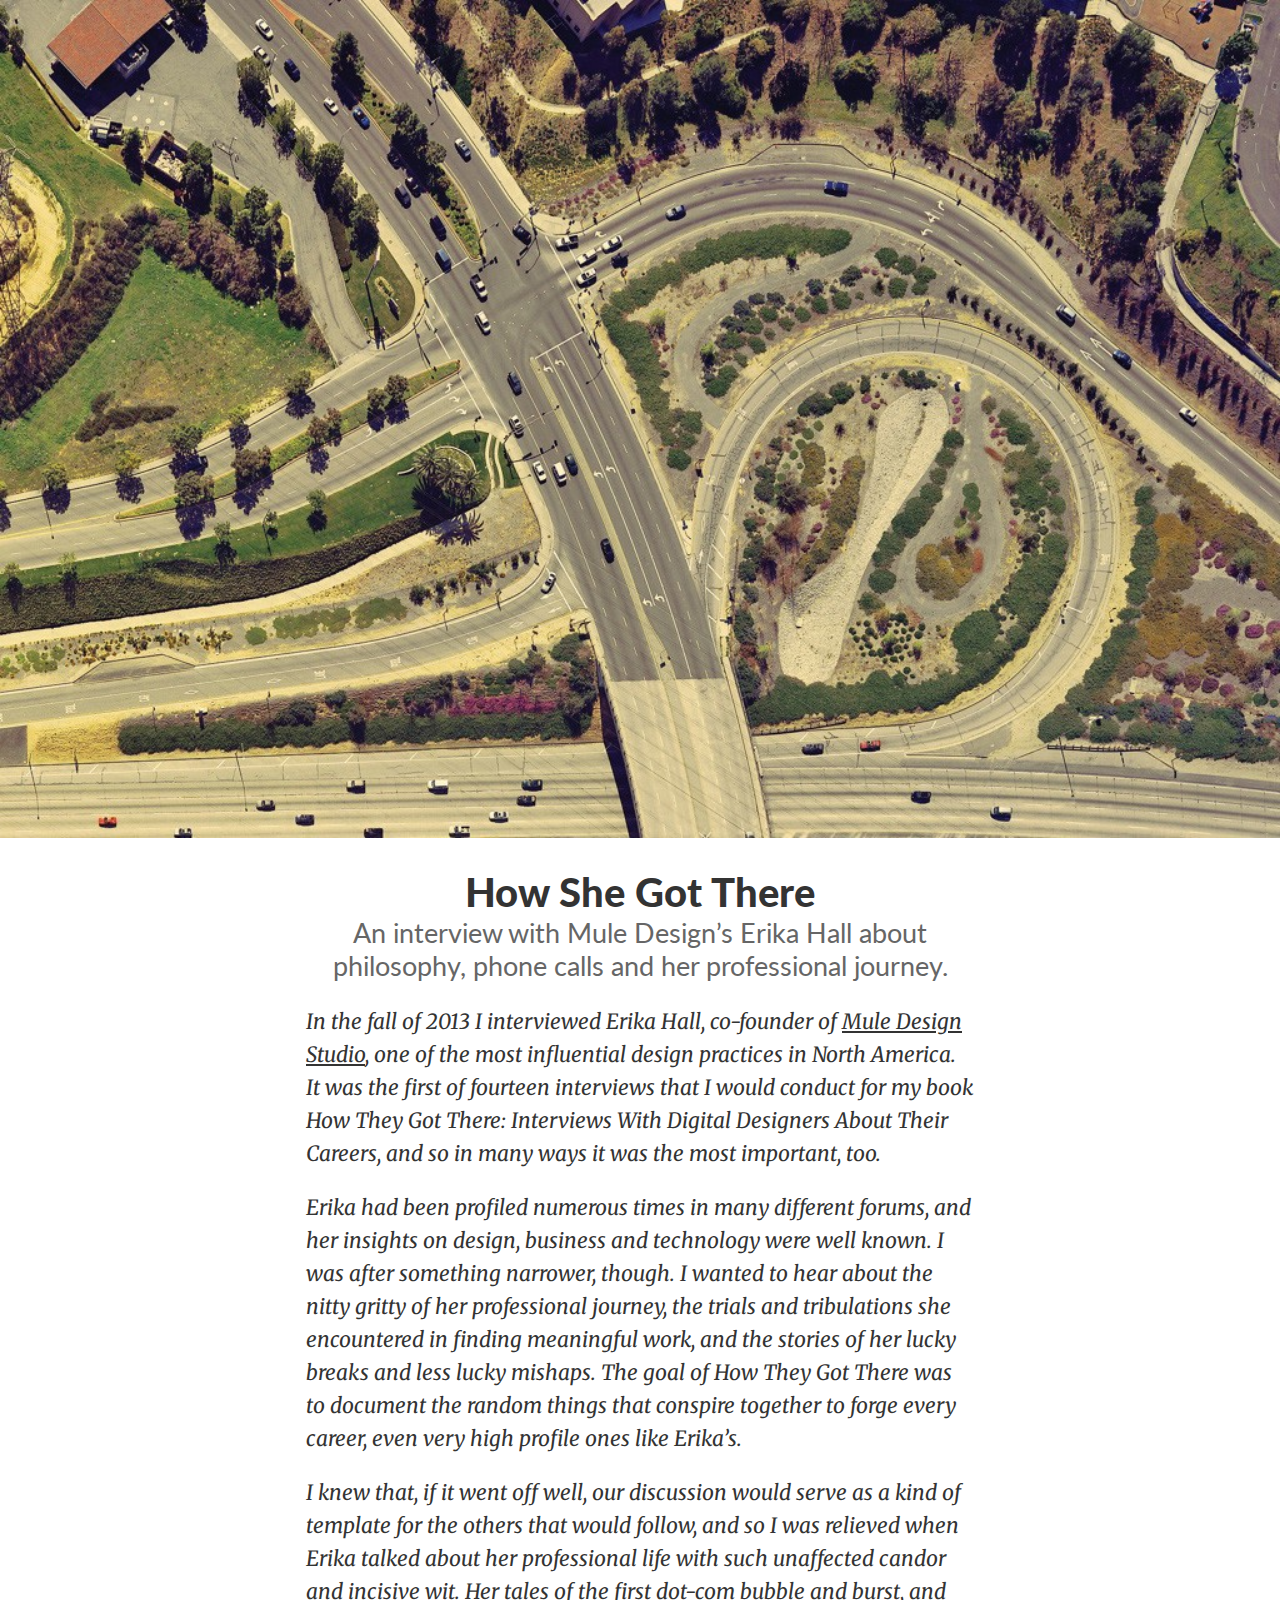
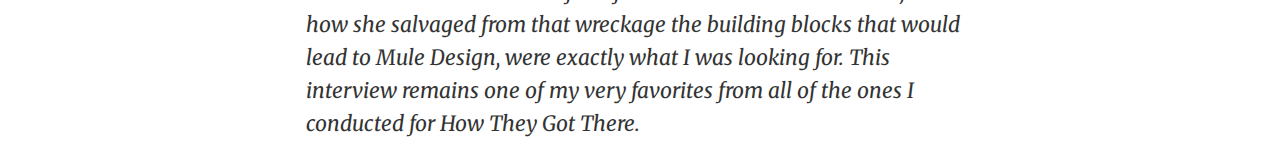
<file: javorszkymazsi.github.io/index.html>
<!doctype html>
<html lang="en">
  <head>
    <title>Medium article</title>
    <meta charset="utf-8">
    <link href="https://fonts.googleapis.com/css?family=Lato|Merriweather" rel="stylesheet">
    <link href="style.css" rel="stylesheet">
  </head>
  <body>
    <img src="image.jpg" alt="landscape">
    <article>
      <h1>How She Got There</h1>
      <h2>
        An interview with Mule Design’s Erika Hall about philosophy, phone calls and her professional journey.
      </h2>
      <p>
        <em>
          In the fall of 2013 I interviewed Erika Hall, co-founder of <a href="http://muledesign.com/">Mule Design Studio</a>, one of the most influential design practices in North America. It was the first of fourteen interviews that I would conduct for my book How They Got There: Interviews With Digital Designers About Their Careers, and so in many ways it was the most important, too.
        </em>
      </p>
      <p>
        <em>
          Erika had been profiled numerous times in many different forums, and her insights on design, business and technology were well known. I was after something narrower, though. I wanted to hear about the nitty gritty of her professional journey, the trials and tribulations she encountered in finding meaningful work, and the stories of her lucky breaks and less lucky mishaps. The goal of How They Got There was to document the random things that conspire together to forge every career, even very high profile ones like Erika’s.
        </em>
      </p>
      <p>
        <em>
          I knew that, if it went off well, our discussion would serve as a kind of template for the others that would follow, and so I was relieved when Erika talked about her professional life with such unaffected candor and incisive wit. Her tales of the first dot-com bubble and burst, and how she salvaged from that wreckage the building blocks that would lead to Mule Design, were exactly what I was looking for. This interview remains one of my very favorites from all of the ones I conducted for How They Got There.
        </em>
      </p>
    </article>
  </body>
</html>
</file>
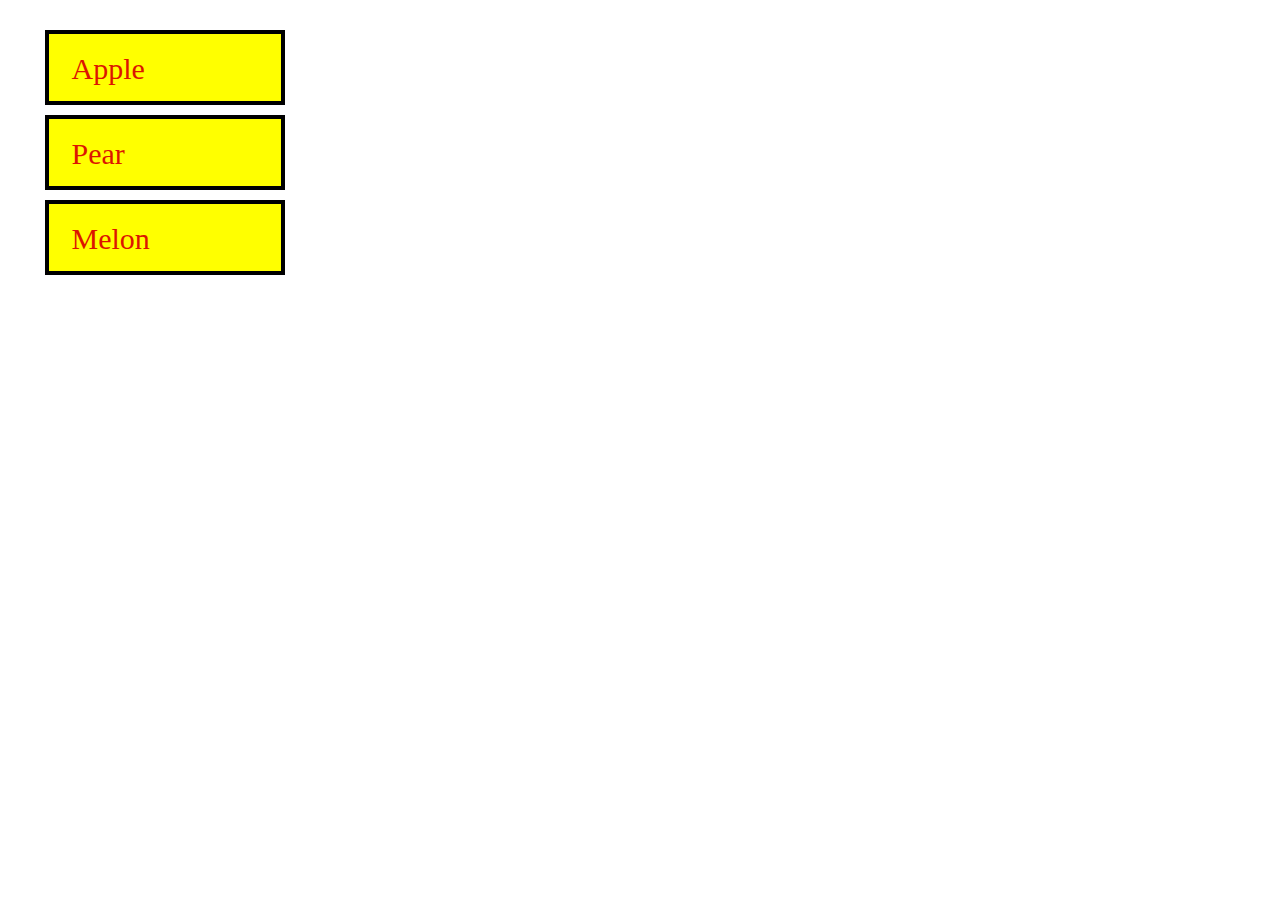
<file: week-01/day-4/exercise-1/index.html>
<!doctype  html>
<html lang="en">
<html>
  <head>
    <title>Exercise 1</title>
    <meta charset="utf-8">
    <link href="style.css" rel="stylesheet">
  </head>
  <body>
    <h1>Apple</h1>
    <h1>Pear</h1>
    <h1>Melon</h1>
  </body>
</html>
</file>
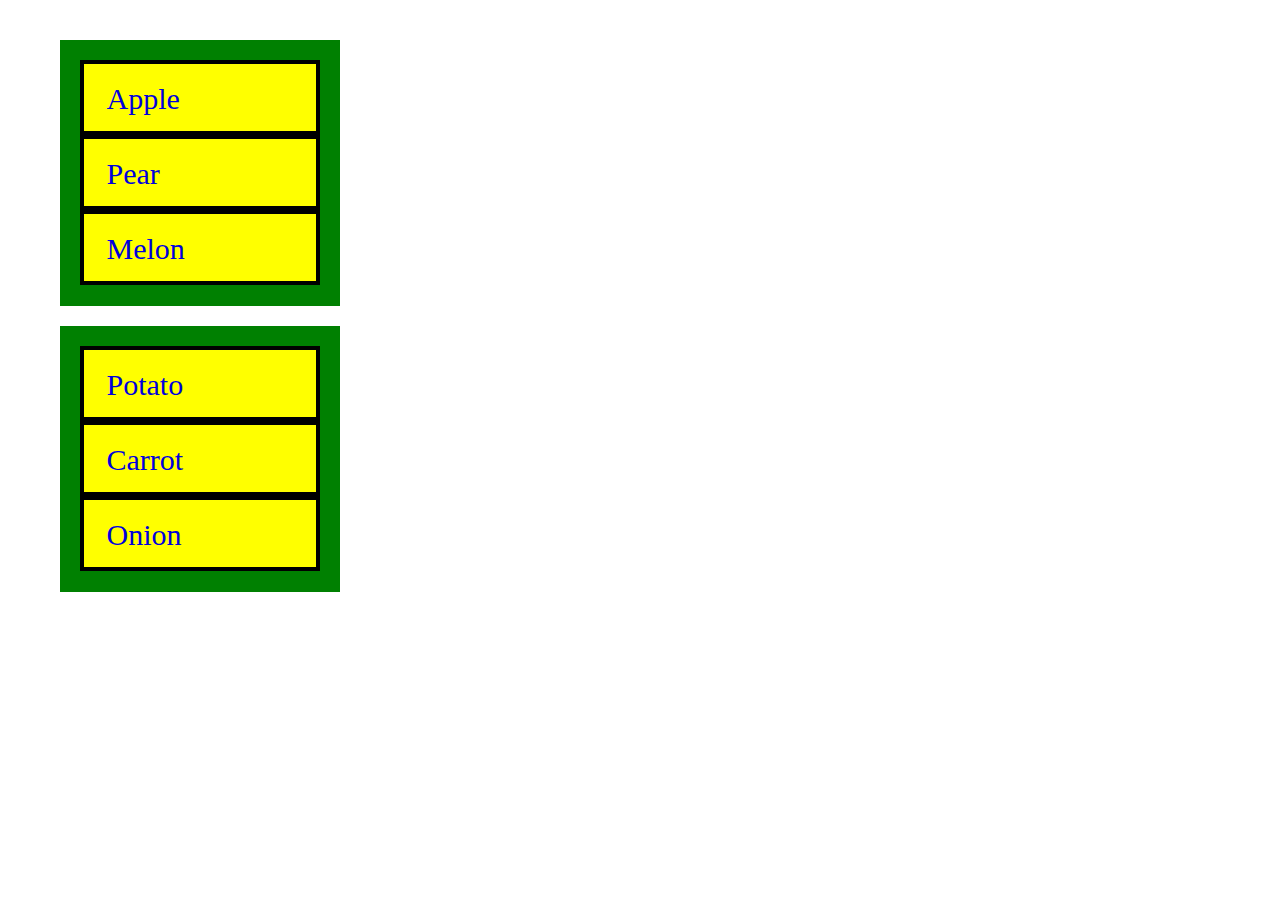
<file: week-01/day-4/exercise-2/index.html>
<!doctype  html>
<html lang="en">
<html>
  <head>
    <title>Exercise 2</title>
    <meta charset="utf-8">
    <link href="style.css" rel="stylesheet">
  </head>
  <body>
    <section>
      <h1>Apple</h1>
      <h1>Pear</h1>
      <h1>Melon</h1>
    </section>
    <section>
      <h1>Potato</h1>
      <h1>Carrot</h1>
      <h1>Onion</h1>
    </section>
  </body>
</html>
</file>
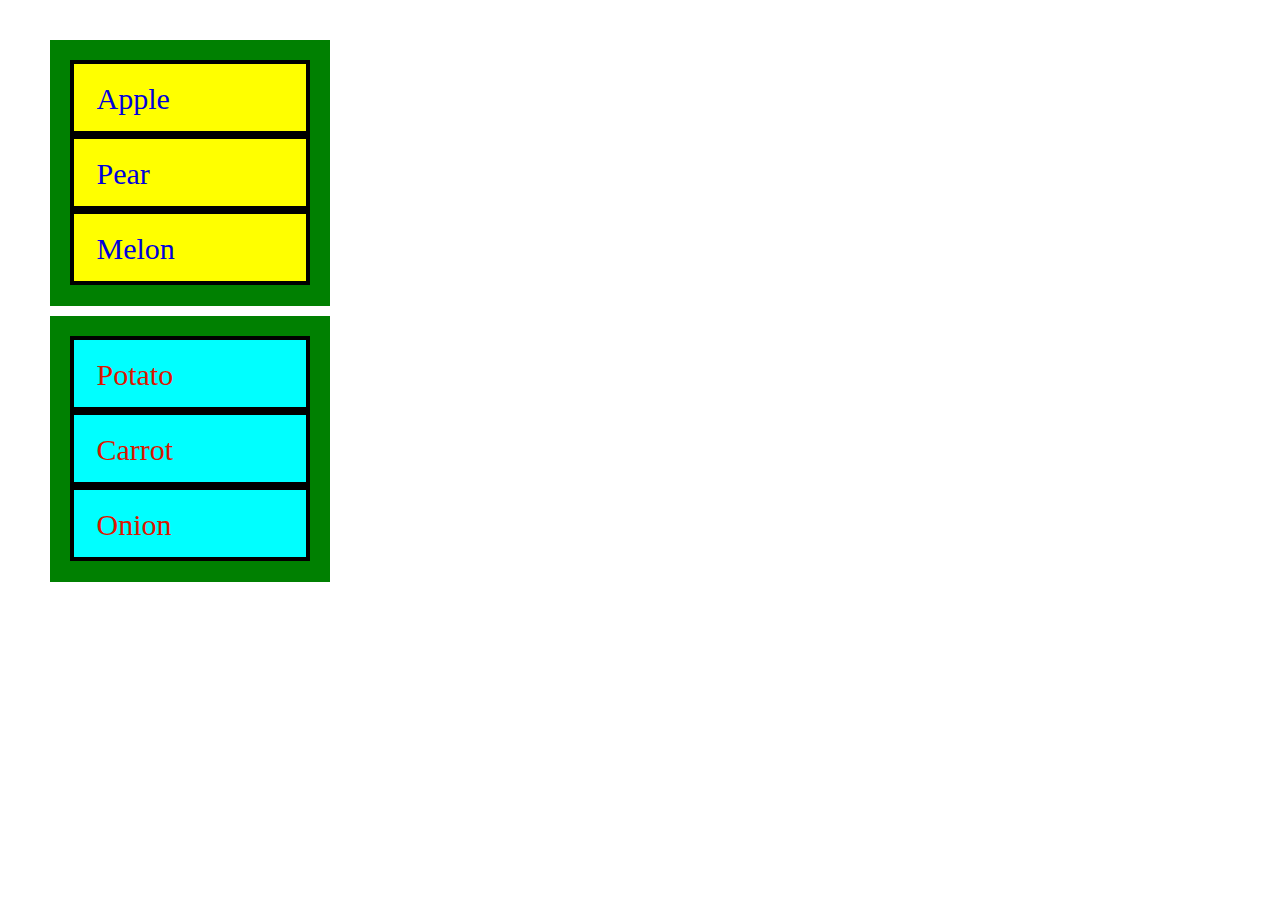
<file: week-01/day-4/exercise-3/index.html>
<!doctype  html>
<html lang="en">
<html>
  <head>
    <title>Exercise 3</title>
    <meta charset="utf-8">
    <link href="style.css" rel="stylesheet">
  </head>
  <body>
    <section>
      <h1 class="first">Apple</h1>
      <h1 class="first">Pear</h1>
      <h1 class="first">Melon</h1>
    </section>
    <section>
        <h1 class="second">Potato</h1>
        <h1 class="second">Carrot</h1>
        <h1 class="second">Onion</h1>
    </section>
  </body>
</html>
</file>
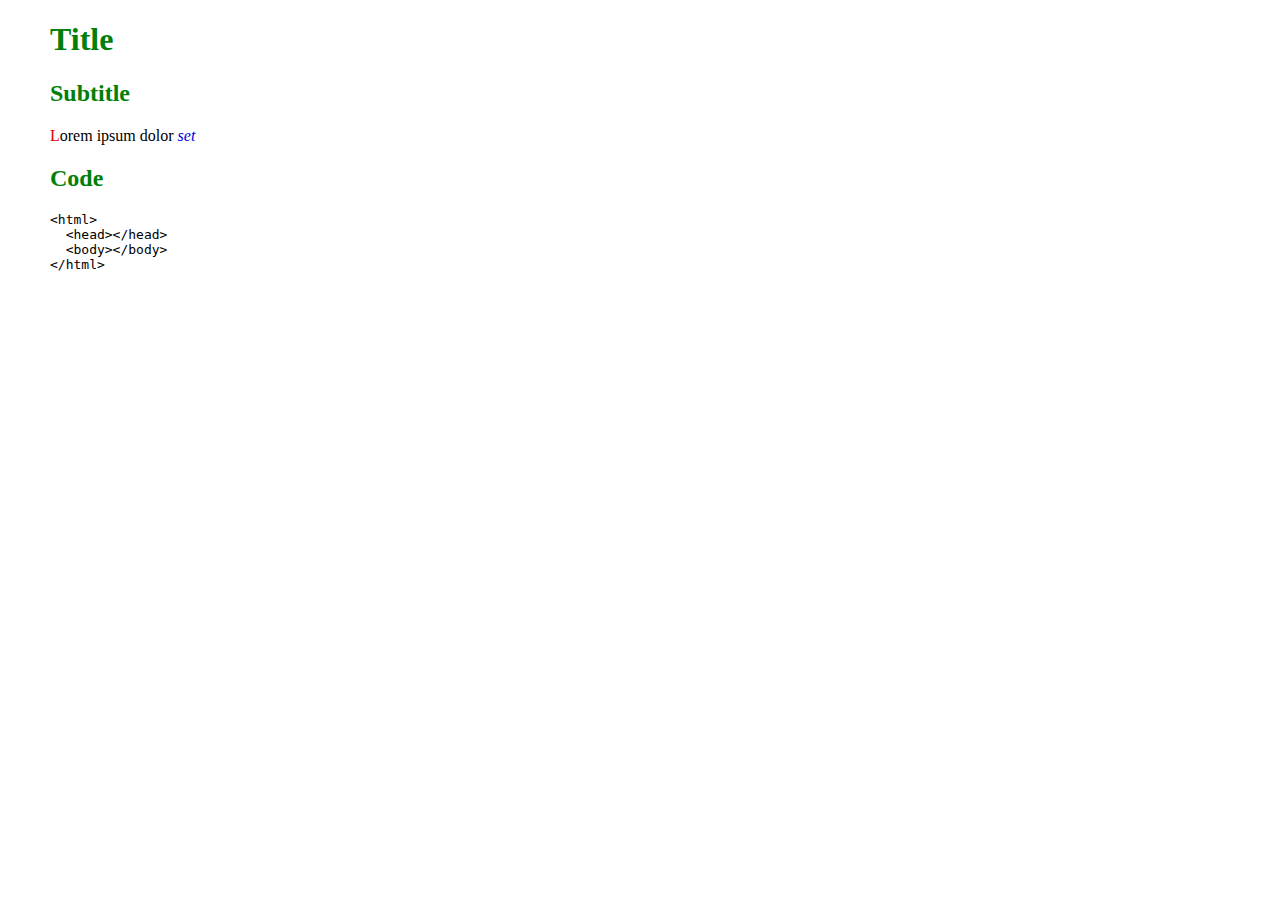
<file: week-01/day-4/exercise-4/index.html>
<!doctype  html>
<html lang="en">
<html>
  <head>
    <title>Exercise 4</title>
    <meta charset="utf-8">
    <link href="style.css" rel="stylesheet">
  </head>
  <body>
    <h1>Title</h1>
    <h2>Subtitle</h2>
      <p><span id="character">L</span>orem ipsum dolor <span id="word">set</span></p>
    <h2>Code</h2>
      <p class="code">&lt;html&gt;
          &nbsp;&nbsp;&lt;head&gt;&lt;/head&gt;
          &nbsp;&nbsp;&lt;body&gt;&lt;/body&gt;
        &lt;/html&gt;
      </p>
  </body>
</html>
</file>
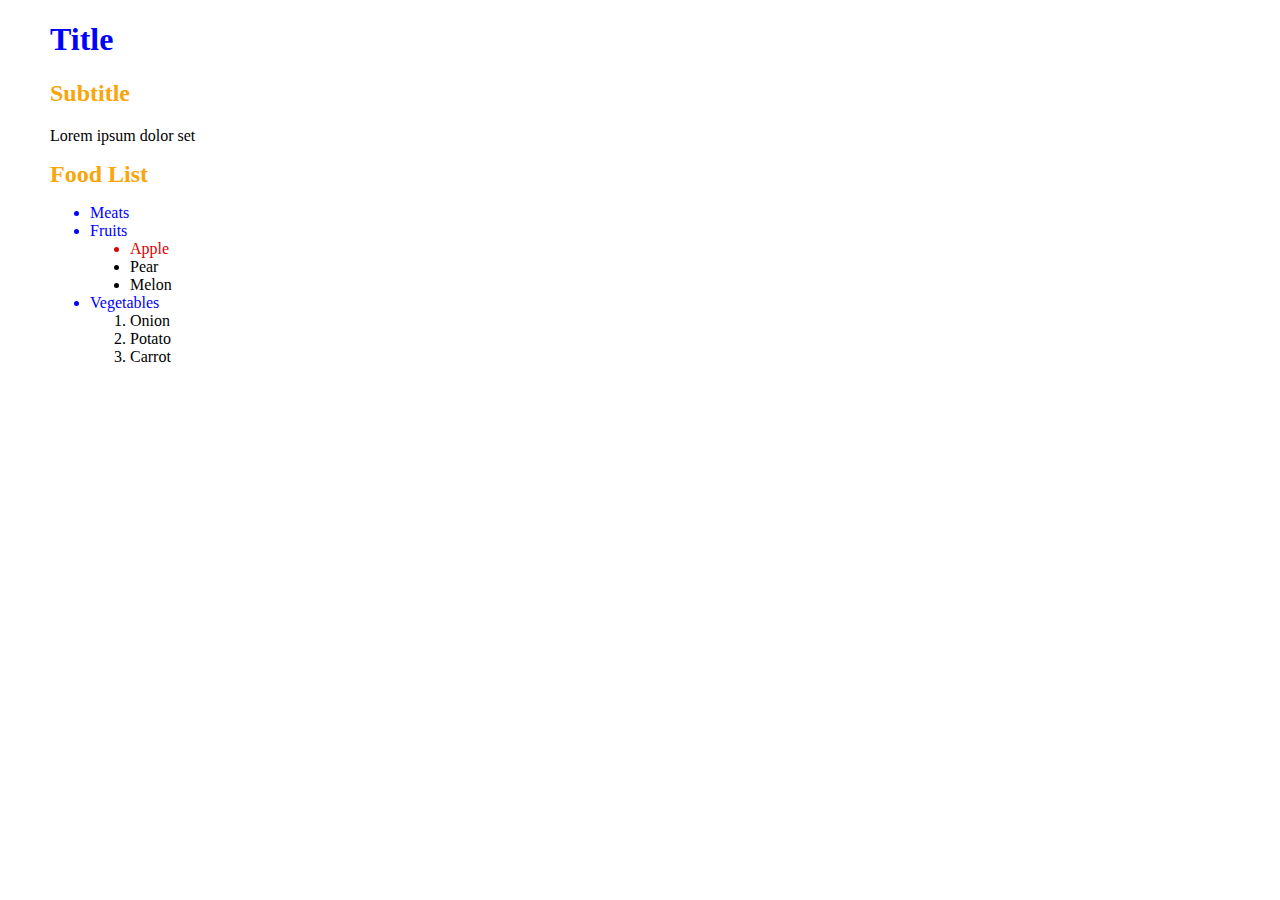
<file: week-01/day-4/exercise-5/index.html>
<!doctype  html>
<html lang="en">
<html>
  <head>
    <title>Exercise 5</title>
    <meta charset="utf-8">
    <link href="style.css" rel="stylesheet">
  </head>
  <body>
    <h1>Title</h1>
    <h2>Subtitle</h2>
      <p>Lorem ipsum dolor set</p>
    <h2 class="foodlist">Food List</h2>
      <ul>
        <li class="main">Meats</li>
        <li class="main">Fruits</li>
          <ul class="fruits">
            <li class="apple">Apple</li>
            <li>Pear</li>
            <li>Melon</li>
          </ul>
        <li class="main">Vegetables</li>
          <ol>
            <li>Onion</li>
            <li>Potato</li>
            <li>Carrot</li>
          </ol>
      </ul>
  </body>
</html>
</file>
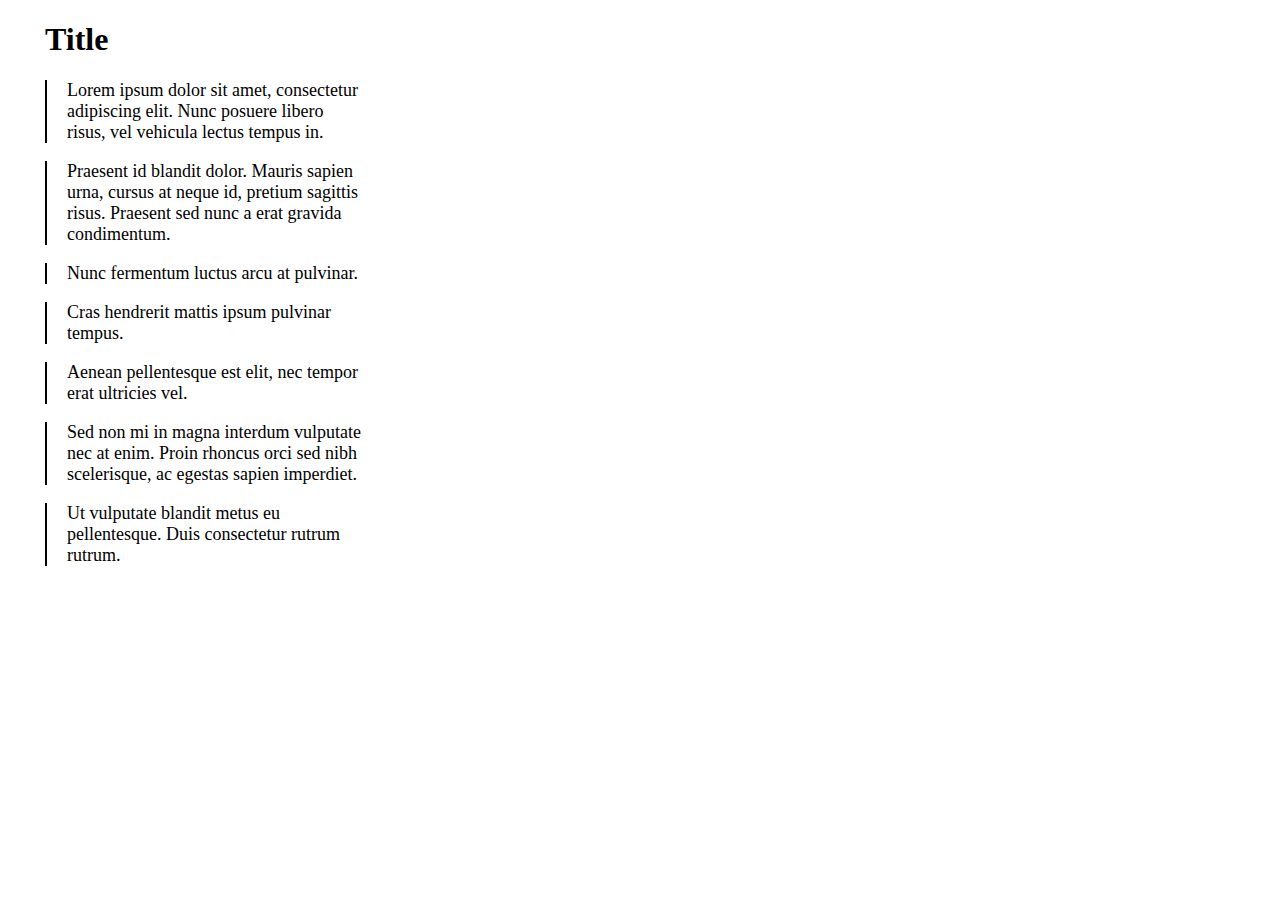
<file: week-01/day-4/exercise-6/index.html>
<!doctype  html>
<html lang="en">
<html>
  <head>
    <title>Exercise 6</title>
    <meta charset="utf-8">
    <link href="style.css" rel="stylesheet">
  </head>
  <body>
    <h1>Title</h1>
    <p>
      Lorem ipsum dolor sit amet, consectetur adipiscing elit. Nunc posuere libero risus, vel vehicula lectus tempus in.
    </p>
    <p>
      Praesent id blandit dolor. Mauris sapien urna, cursus at neque id, pretium sagittis risus. Praesent sed nunc a erat gravida condimentum.
    </p>
    <p>
      Nunc fermentum luctus arcu at pulvinar.
    </p>
    <p>
      Cras hendrerit mattis ipsum pulvinar tempus.
    </p>
    <p>
      Aenean pellentesque est elit, nec tempor erat ultricies vel.

    </p>
    <p>
      Sed non mi in magna interdum vulputate nec at enim. Proin rhoncus orci sed nibh scelerisque, ac egestas sapien imperdiet.
    </p>
    <p>
      Ut vulputate blandit metus eu pellentesque. Duis consectetur rutrum rutrum.
    </p>
  </body>
</html>
</file>
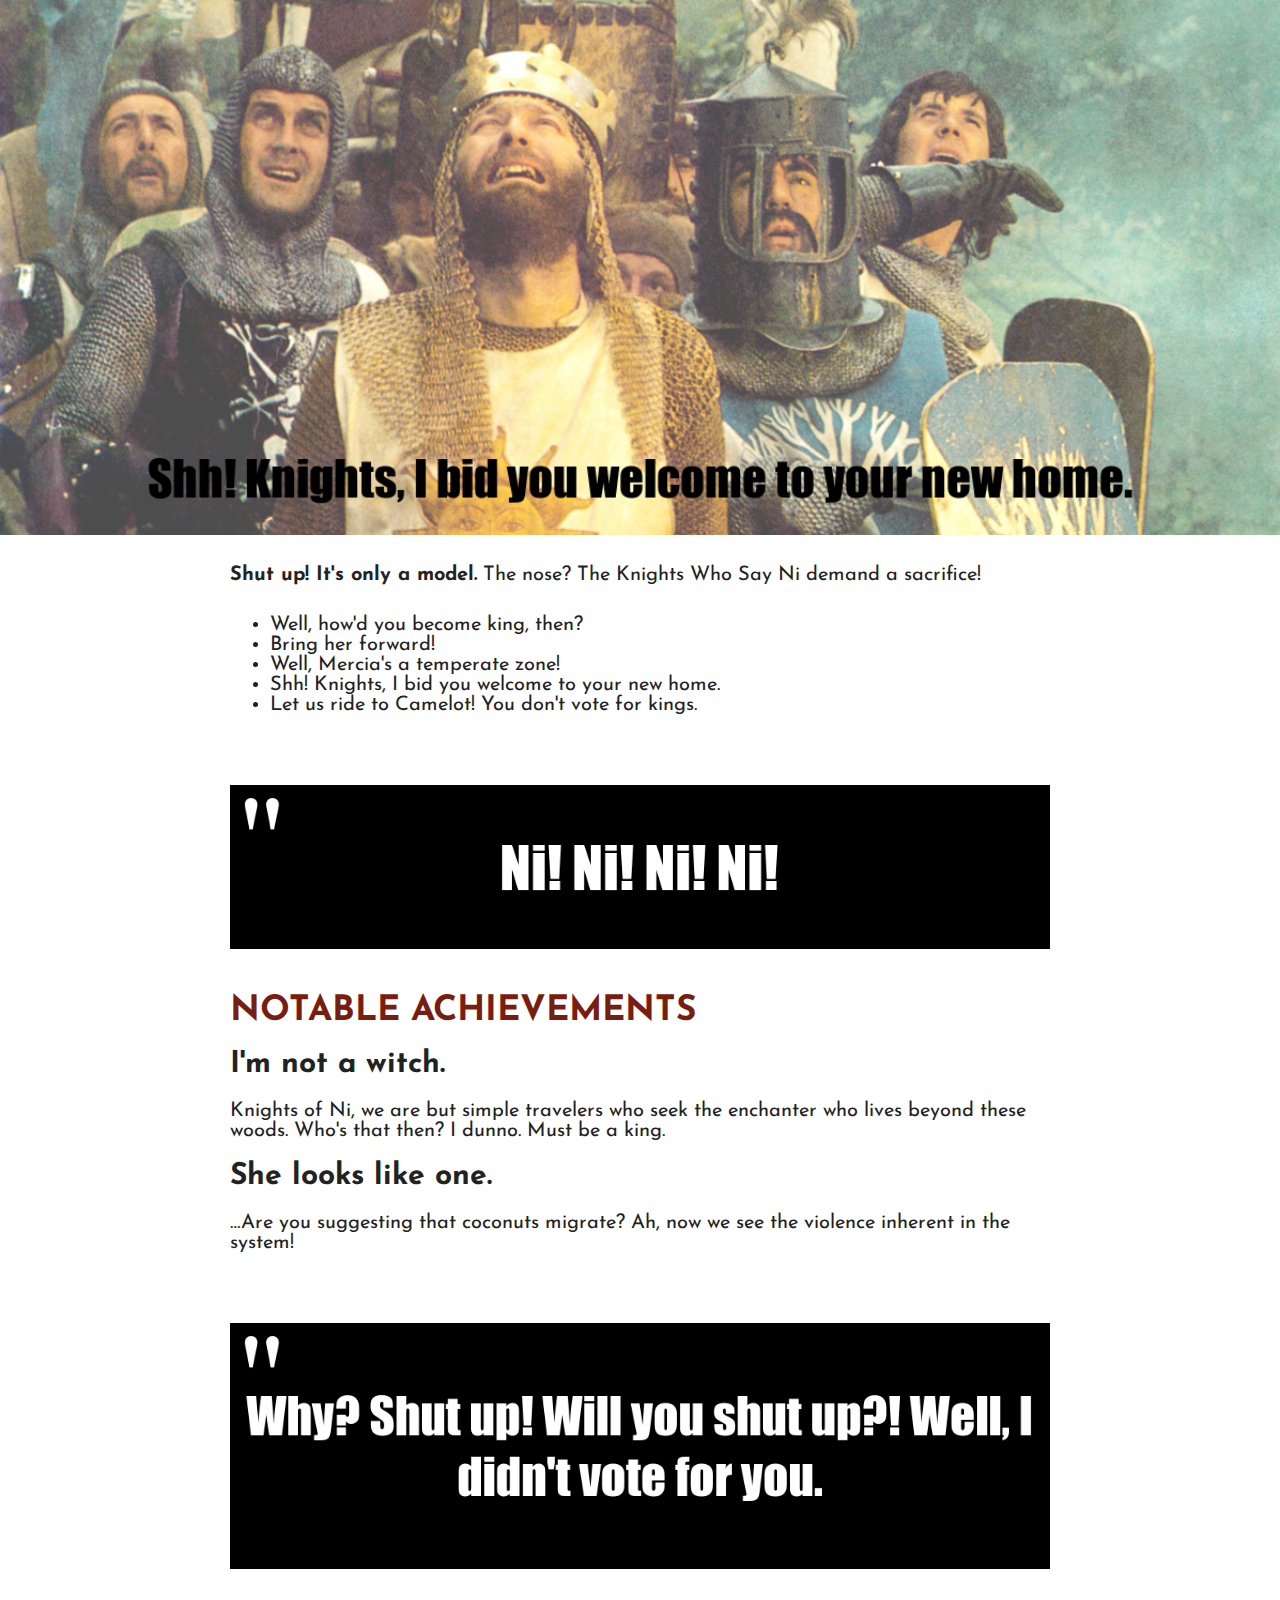
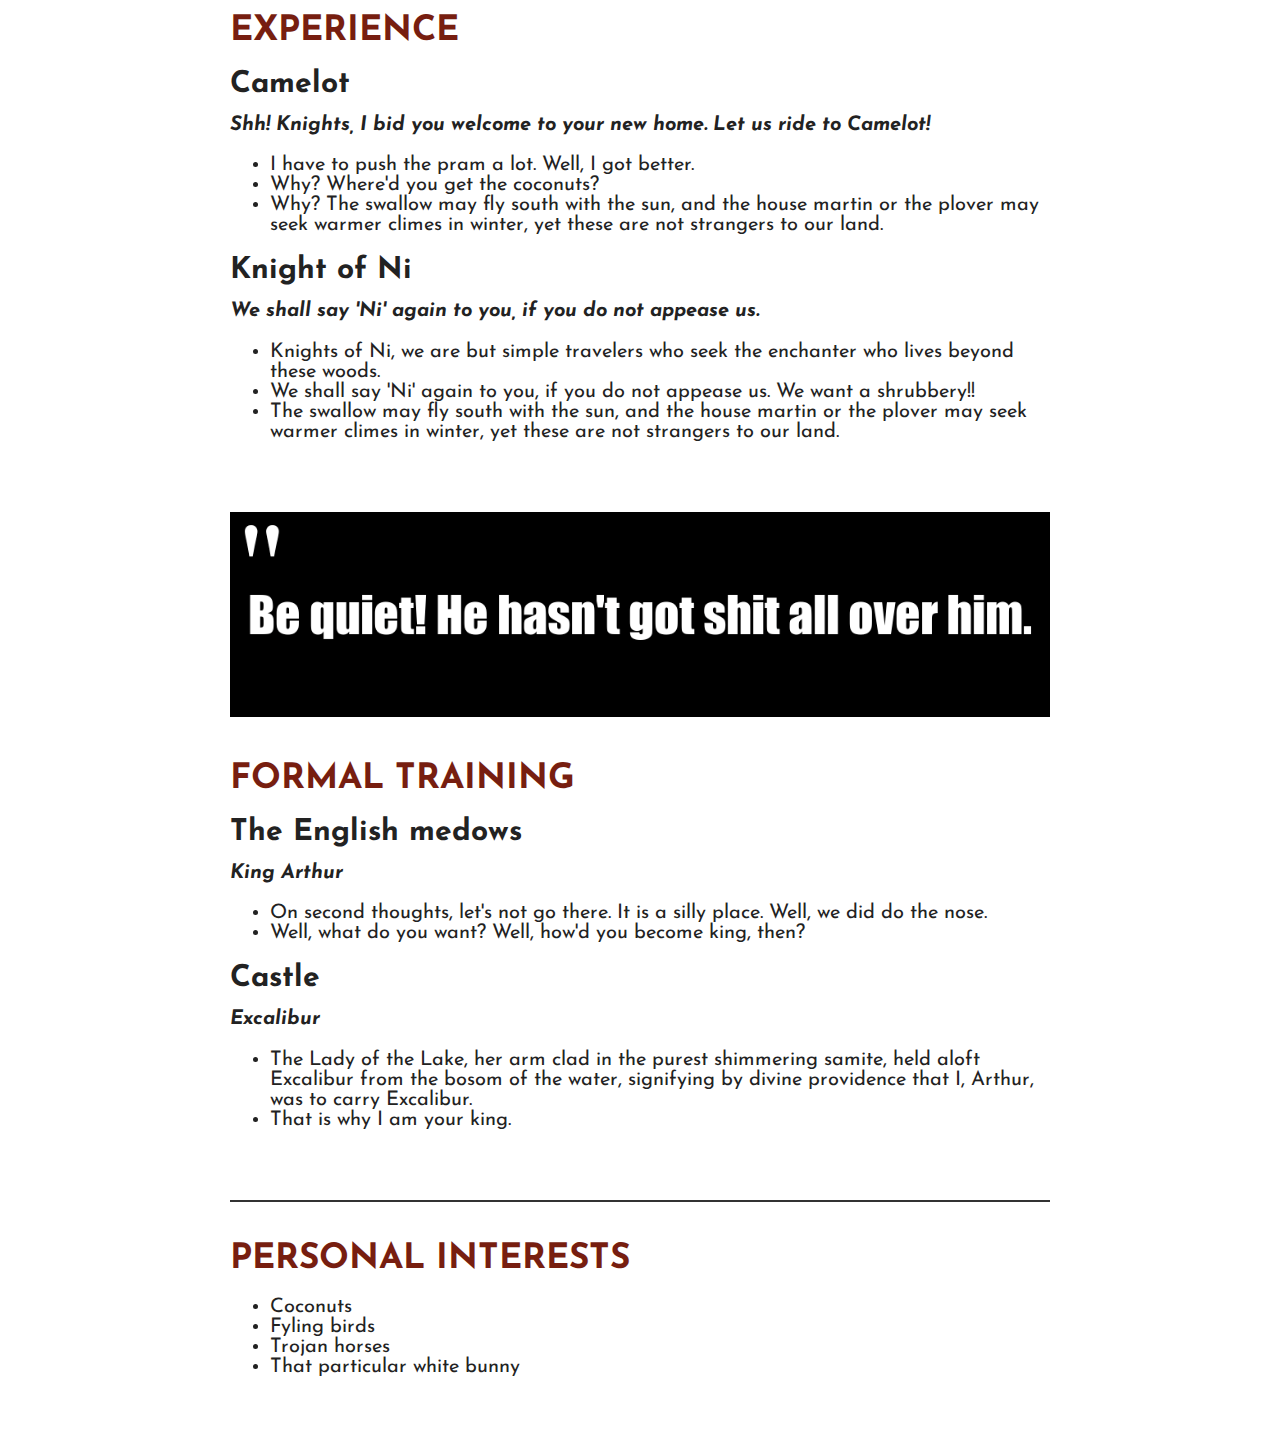
<file: week-01/day-5/cv/index.html>
<!doctype html>
<html lang="en">
  <head>
    <title>CV Project</title>
    <meta charset="utf-8">
    <link href="style.css" rel="stylesheet">
    <link href="https://fonts.googleapis.com/css?family=Josefin+Sans" rel="stylesheet">
  </head>
  <body>
    <img src="img/header.png" alt="Monty Python">
    <article>
      <section>
        <p>
          <span>Shut up! It's only a model.</span> The nose? The Knights Who Say Ni demand a sacrifice!
        </p>
        <ul>
          <li>Well, how'd you become king, then?</li>
          <li>Bring her forward!</li>
          <li>Well, Mercia's a temperate zone!</li>
          <li>Shh! Knights, I bid you welcome to your new home.</li>
          <li>Let us ride to Camelot! You don't vote for kings.</li>
        </ul>
      </section>
      <img src="img/caption1.png" alt="Monty Python">
      <section>
        <h2>Notable achievements</h2>
        <h3>I'm not a witch.</h3>
        <p>
          Knights of Ni, we are but simple travelers who seek the enchanter who lives beyond these woods. Who's that then? I dunno. Must be a king.
        </p>
        <h3>She looks like one.</h3>
        <p>
          …Are you suggesting that coconuts migrate? Ah, now we see the violence inherent in the system!
        </p>
      </section>
      <img src="img/caption2.png" alt="Monty Python">
      <section>
        <h2>Experience</h2>
        <h3>Camelot</h3>
        <h4>Shh! Knights, I bid you welcome to your new home. Let us ride to Camelot!</h4>
        <ul>
          <li>I have to push the pram a lot. Well, I got better.</li>
          <li>Why? Where'd you get the coconuts?</li>
          <li>Why? The swallow may fly south with the sun, and the house martin or the plover may seek warmer climes in winter, yet these are not strangers to our land.</li>
        </ul>
        <h3>Knight of Ni</h3>
        <h4>We shall say 'Ni' again to you, if you do not appease us.</h4>
        <ul>
          <li>Knights of Ni, we are but simple travelers who seek the enchanter who lives beyond these woods.</li>
          <li>We shall say 'Ni' again to you, if you do not appease us. We want a shrubbery!!</li>
          <li>The swallow may fly south with the sun, and the house martin or the plover may seek warmer climes in winter, yet these are not strangers to our land.</li>
        </ul>
      </section>
      <img src="img/caption3.png" alt="Monty Python">
      <section>
        <h2>Formal training</h2>
        <h3>The English medows</h3>
        <h4>King Arthur</h4>
        <ul>
          <li>On second thoughts, let's not go there. It is a silly place. Well, we did do the nose.</li>
          <li>Well, what do you want? Well, how'd you become king, then?</li>
        </ul>
        <h3>Castle</h3>
        <h4>Excalibur</h4>
        <ul>
          <li>The Lady of the Lake, her arm clad in the purest shimmering samite, held aloft Excalibur from the bosom of the water, signifying by divine providence that I, Arthur, was to carry Excalibur.</li>
          <li>That is why I am your king.</li>
        </ul>
      </section>
      <section class="interests">
        <h2>Personal interests</h2>
        <ul>
          <li>Coconuts</li>
          <li>Fyling birds</li>
          <li>Trojan horses</li>
          <li>That particular white bunny</li>
        </ul>
      </section>
    </article>
  </body>
</html>
</file>
<file: javorszkymazsi.github.io/style.css>
/* Komment */
body {
  color: #333333;
  font-family: 'Merriweather', serif;
  margin: 0;
}

img {
  width: 100%;
}

article {
  margin-left: auto;
  margin-right: auto;
  max-width: 668px;
}

h1,
h2 {
  font-family: 'Lato', sans-serif;
  text-align: center;
}

h1 {
  font-size: 40px;
  font-weight: 900;
  margin-bottom: 0;
}

h2 {
  color: #666666;
  font-size: 27px;
  font-weight: normal;
  margin-top: 0;

}

p {
  font-size: 21px;
  line-height: 33px;
}

a {
  color: #333333;
}
</file>
<file: week-01/day-4/exercise-1/style.css>
body {
  color: rgb(220, 21, 0);
  margin: 30px 10px;
}

h1 {
  background-color: rgb(255, 255, 0);
  font-weight: normal;
  font-size: 30px;
  font-family: "Times New Roman";
  box-sizing: border-box;
  width: 240px;
  height: 75px;
  line-height: .8;
  border: 3px black;
  padding: 22.5px;
  margin: 10px 35px;
  border: 4px solid black;
}
</file>
<file: week-01/day-4/exercise-2/style.css>
body {
  color: rgb(0, 0, 220);
  margin: 40px;
  padding: 0;
}

section {
  margin: 20px;
  padding: 20px;
  background-color: rgb(0, 128, 1);
  box-sizing: border-box;
  width: 280px;
  height: 266px;
}

h1 {
  background-color: rgb(255, 255, 0);
  font-weight: normal;
  font-size: 30px;
  font-family: "Times New Roman";
  box-sizing: border-box;
  width: 240px;
  height: 75px;
  line-height: .8;
  border: 3px black;
  padding: 22.5px;
  margin: 0;
  border: 4px solid black;
}
</file>
<file: week-01/day-4/exercise-3/style.css>
body {
  color: rgb(0, 0, 220);
  margin: 40px;
  padding: 0;
}

section {
  margin: 10px;
  padding: 20px;
  background-color: rgb(0, 128, 1);
  box-sizing: border-box;
  width: 280px;
  height: 266px;
}

h1 {
  background-color: rgb(255, 255, 0);
  font-weight: normal;
  font-size: 30px;
  font-family: "Times New Roman";
  box-sizing: border-box;
  width: 240px;
  height: 75px;
  line-height: .8;
  border: 3px black;
  padding: 22.5px;
  margin: 0;
  border: 4px solid black;
}

.second {
  background-color: rgb(0, 255, 255);
  color: rgb(220, 21, 0);
}
</file>
<file: week-01/day-4/exercise-4/style.css>
body {
  margin: 20px 50px;
  color: #000;
  font-family: "Times New Roman";
}

h1,
h2 {
  color: rgb(1, 127, 7);
}

#character {
  color: rgb(220, 0, 0);
}

#word {
  color: rgb(0, 0, 220);
  font-style: italic;
}

.code {
  text-align: left;
  font-family: monospace;
  white-space: pre-line;
  box-sizing: border-box;
  margin: 0;
}
</file>
<file: week-01/day-4/exercise-5/style.css>
body {
  margin: 20px 50px;
  color: #000;
  font-family: "Times New Roman";
}

h1 {
  color: rgb(0, 0, 255);
}

h2 {
  color: rgb(249, 166, 12);
}

.foodlist {
  box-sizing: border-box;
  margin: 0;
}

.main {
  color: rgb(0, 0, 255);
}

.fruits {
  list-style-type: disc;
}

.apple {
  color: rgb(220, 0, 0);
}
</file>
<file: week-01/day-4/exercise-6/style.css>
body {
  font-family: "Times New Roman";
  font-size: 18px;
  margin: 20px 45px;
}

h1 {
  font-size: 32px;
}

p {
  box-sizing: border-box;
  width: 320px;
  padding-left: 20px;
  border-left: 2px solid #000;
}
</file>
<file: week-01/day-5/cv/style.css>
body {
  margin: 0;
  font-family: 'Josefin Sans', sans-serif;
  color: #222;
  font-size: 20px;
}

section {
  margin-bottom: 70px;
}

span {
  font-weight: bold;
}

img {
  width: 100%;
}

article {
  margin: 2% 18%;
}

h2 {
  text-transform: uppercase;
  font-size: 35px;
  margin: 40px 0 20px 0;
  color: #771e10;
}

h3 {
  line-height: .4;
  font-size: 30px;
}

h4 {
  font-style: italic;
  font-size: 20px;
  line-height: .4;
}

p {
  margin: 0 0 30px 0;
}

.interests {
  border-top: 2px solid #333;
}
</file>
